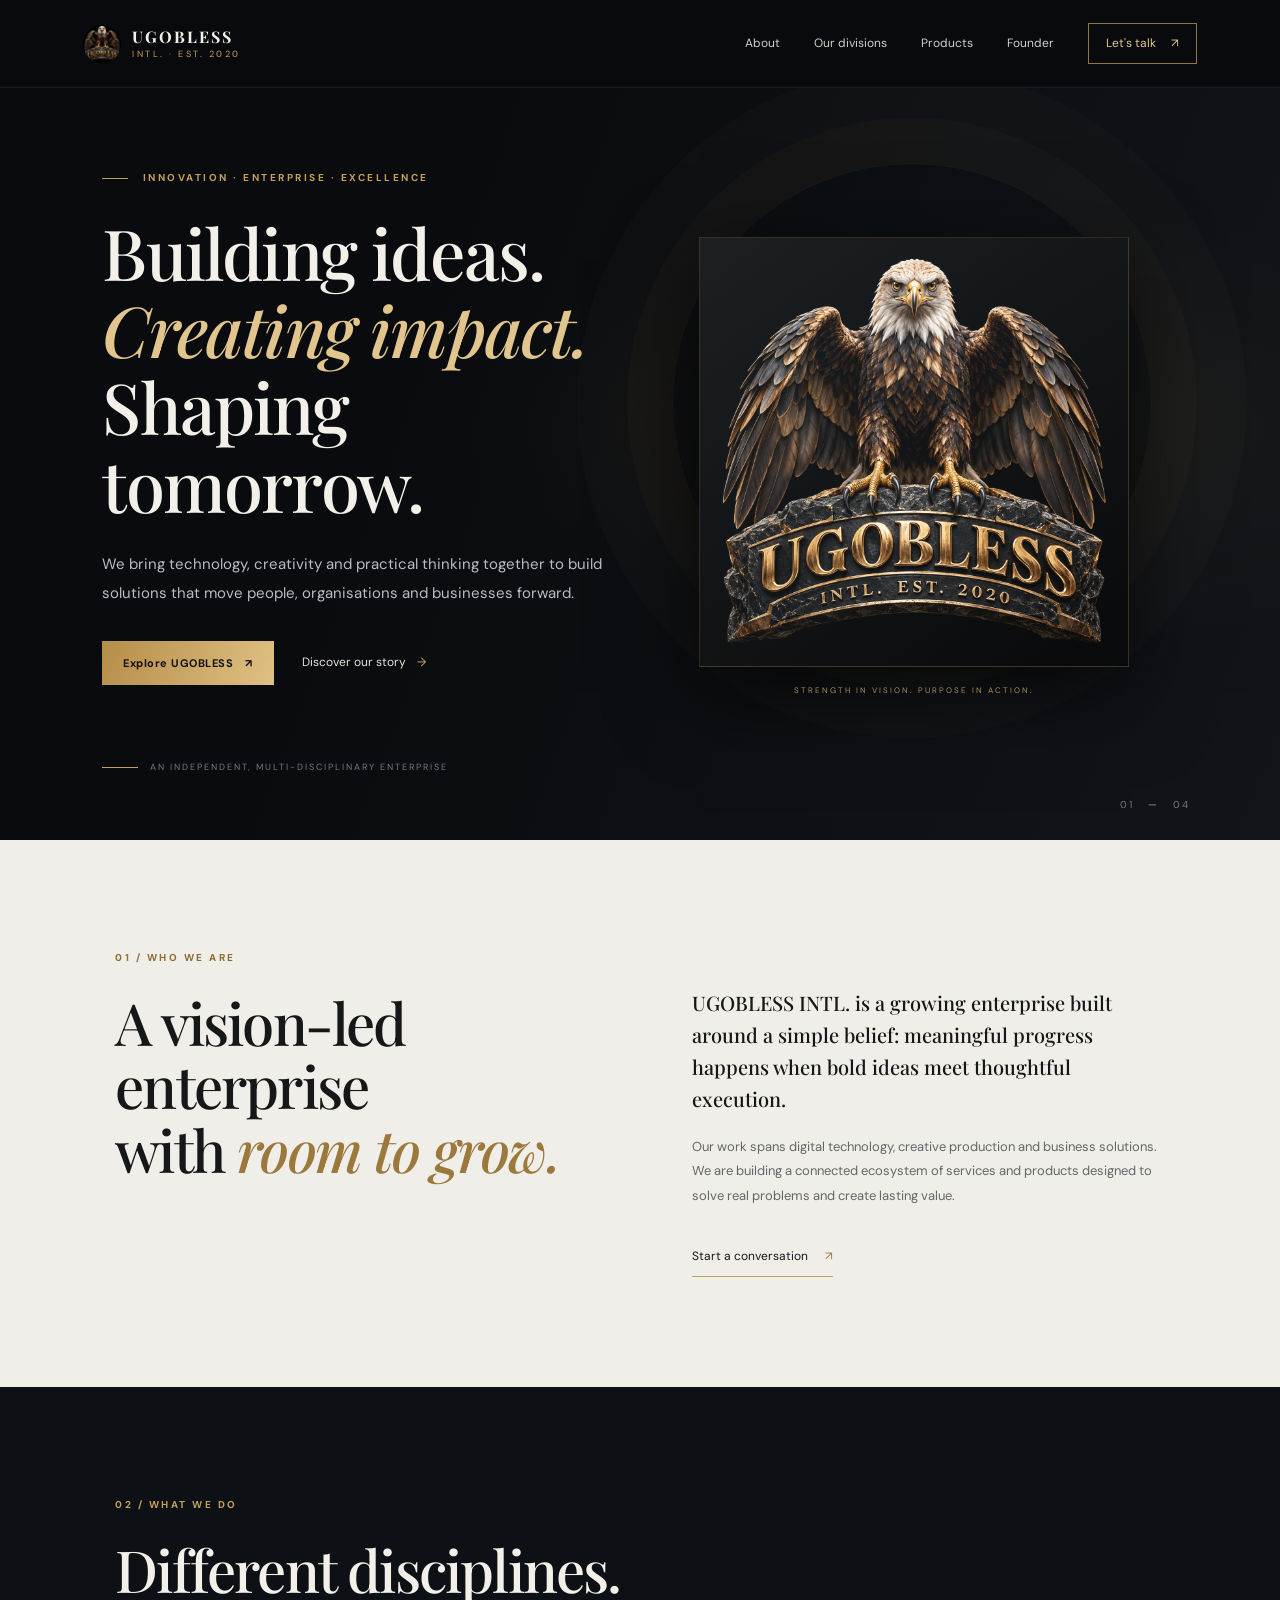
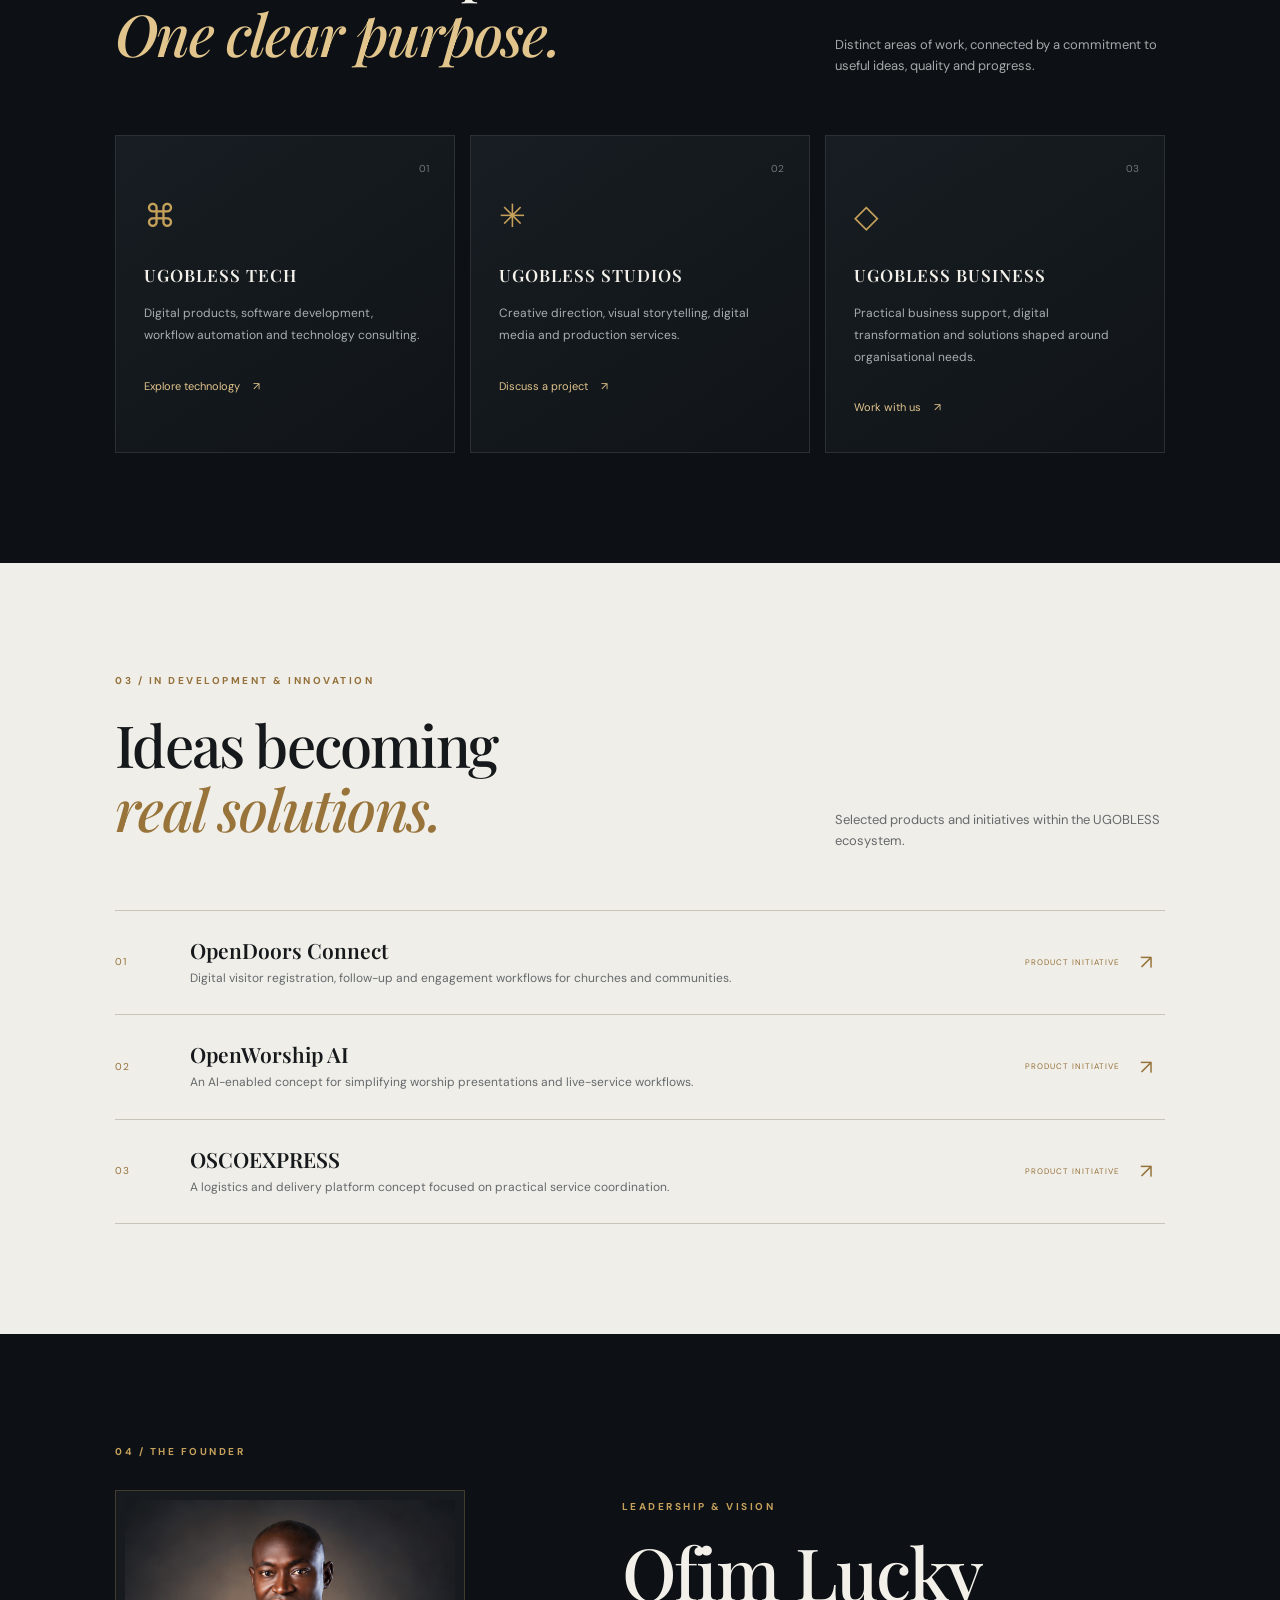
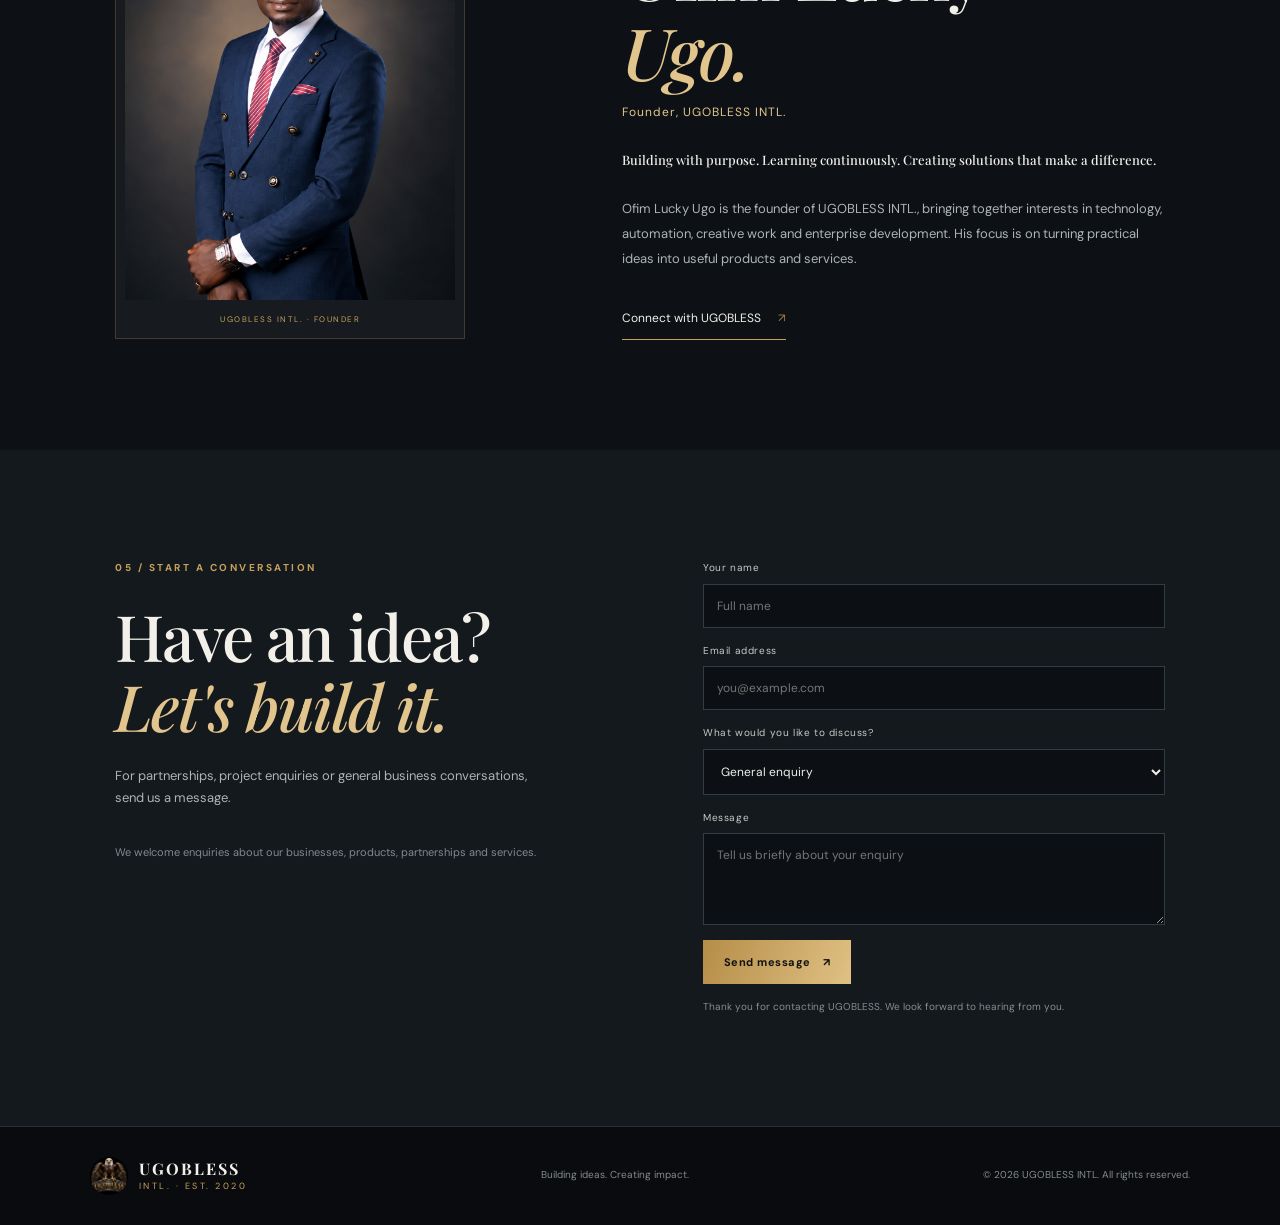
<file: index.html>
<!doctype html>
<html lang="en">
  <head>
    <!-- Structured data: UGOBLESS organisation -->

    <script type="application/ld+json">
      {
        "@context": "https://schema.org",
        "@type": "Organization",
        "name": "UGOBLESS INTL.",
        "description": "UGOBLESS INTL. brings together software development, workflow automation, creative production and practical business solutions.",
        "knowsAbout": [
          "Software development",
          "Artificial intelligence",
          "Workflow automation",
          "Digital technology",
          "Creative production",
          "Business solutions"
        ]
      }
    </script>

    <!-- Your existing SEO metadata follows here -->

    <meta charset="utf-8" />
    <meta name="viewport" content="width=device-width, initial-scale=1" />
    <meta name="theme-color" content="#090b0e" />
    <meta
      name="description"
      content="UGOBLESS INTL. brings together software development, workflow automation, creative production and practical business solutions."
    />

    <title>UGOBLESS INTL. | Technology, Automation & Creative Solutions</title>

    <!-- Open Graph: social media sharing -->
    <meta property="og:type" content="website" />
    <meta property="og:site_name" content="UGOBLESS INTL." />
    <meta
      property="og:title"
      content="UGOBLESS INTL. | Technology, Automation & Creative Solutions"
    />
    <meta
      property="og:description"
      content="Discover UGOBLESS INTL., bringing together technology, automation, creative production and business solutions."
    />

    <!-- Twitter / X sharing -->
    <meta name="twitter:card" content="summary" />
    <meta
      name="twitter:title"
      content="UGOBLESS INTL. | Building Ideas. Creating Impact."
    />
    <meta
      name="twitter:description"
      content="Technology, automation, creative production and practical business solutions."
    />

    <!-- Website favicon -->
    <link rel="icon" type="image/png" href="assets/ugobless-eagle-emblem.png" />

    <!-- Existing Google Fonts links continue below -->

    <link rel="preconnect" href="https://fonts.googleapis.com" />
    <link rel="preconnect" href="https://fonts.gstatic.com" crossorigin />
    <link
      href="https://fonts.googleapis.com/css2?family=DM+Sans:wght@400;500;600;700&family=Playfair+Display:wght@500;600;700&display=swap"
      rel="stylesheet"
    />
    <link rel="stylesheet" href="styles.css" />
  </head>
  <body>
    <header class="site-header">
      <a class="brand" href="#home" aria-label="UGOBLESS home"
        ><img
          src="assets/ugobless-eagle-emblem.png"
          alt="UGOBLESS eagle emblem"
        /><span
          ><strong>UGOBLESS</strong><small>INTL. · EST. 2020</small></span
        ></a
      >
      <button
        class="menu-toggle"
        aria-label="Open navigation"
        aria-expanded="false"
      >
        ☰
      </button>
      <nav class="nav">
        <a href="#about">About</a><a href="#divisions">Our divisions</a
        ><a href="#products">Products</a><a href="#founder">Founder</a
        ><a class="nav-cta" href="#contact">Let's talk <span>↗</span></a>
      </nav>
    </header>
    <main>
      <section class="hero" id="home">
        <div class="hero-glow"></div>
        <div class="hero-copy">
          <p class="eyebrow">
            <span></span> INNOVATION · ENTERPRISE · EXCELLENCE
          </p>
          <h1>
            Building ideas.<br /><em>Creating impact.</em><br />Shaping
            tomorrow.
          </h1>
          <p class="hero-lede">
            We bring technology, creativity and practical thinking together to
            build solutions that move people, organisations and businesses
            forward.
          </p>
          <div class="hero-actions">
            <a class="button button-gold" href="#divisions"
              >Explore UGOBLESS <span>↗</span></a
            ><a class="text-link" href="#about"
              >Discover our story <span>→</span></a
            >
          </div>
          <div class="hero-note">
            <span class="note-line"></span
            ><span>AN INDEPENDENT, MULTI-DISCIPLINARY ENTERPRISE</span>
          </div>
        </div>
        <div class="hero-art">
          <div class="art-frame">
            <img
              src="assets/ugobless-eagle-emblem.png"
              alt="UGOBLESS eagle emblem with gold lettering"
            />
          </div>
          <div class="art-caption">STRENGTH IN VISION. PURPOSE IN ACTION.</div>
        </div>
        <div class="hero-index">01 <span>—</span> 04</div>
      </section>
      <section class="intro section" id="about">
        <div class="section-kicker">01 / WHO WE ARE</div>
        <div class="intro-grid">
          <h2>A vision-led enterprise<br />with <em>room to grow.</em></h2>
          <div>
            <p class="large-copy">
              UGOBLESS INTL. is a growing enterprise built around a simple
              belief: meaningful progress happens when bold ideas meet
              thoughtful execution.
            </p>
            <p>
              Our work spans digital technology, creative production and
              business solutions. We are building a connected ecosystem of
              services and products designed to solve real problems and create
              lasting value.
            </p>
            <a class="underlined-link" href="#contact"
              >Start a conversation <span>↗</span></a
            >
          </div>
        </div>
      </section>
      <section class="divisions section" id="divisions">
        <div class="section-heading">
          <div>
            <div class="section-kicker">02 / WHAT WE DO</div>
            <h2>Different disciplines.<br /><em>One clear purpose.</em></h2>
          </div>
          <p>
            Distinct areas of work, connected by a commitment to useful ideas,
            quality and progress.
          </p>
        </div>
        <div class="division-grid">
          <article class="division-card">
            <span class="card-number">01</span>
            <div class="line-icon">⌘</div>
            <h3>UGOBLESS TECH</h3>
            <p>
              Digital products, software development, workflow automation and
              technology consulting.
            </p>
            <a href="#products">Explore technology <span>↗</span></a>
          </article>
          <article class="division-card">
            <span class="card-number">02</span>
            <div class="line-icon">✳</div>
            <h3>UGOBLESS STUDIOS</h3>
            <p>
              Creative direction, visual storytelling, digital media and
              production services.
            </p>
            <a href="#contact">Discuss a project <span>↗</span></a>
          </article>
          <article class="division-card">
            <span class="card-number">03</span>
            <div class="line-icon">◇</div>
            <h3>UGOBLESS BUSINESS</h3>
            <p>
              Practical business support, digital transformation and solutions
              shaped around organisational needs.
            </p>
            <a href="#contact">Work with us <span>↗</span></a>
          </article>
        </div>
      </section>
      <section class="products section" id="products">
        <div class="section-kicker">03 / IN DEVELOPMENT & INNOVATION</div>
        <div class="section-heading">
          <h2>Ideas becoming<br /><em>real solutions.</em></h2>
          <p>
            Selected products and initiatives within the UGOBLESS ecosystem.
          </p>
        </div>
        <div class="product-list">
          <article class="product-row">
            <span class="product-no">01</span>
            <div>
              <h3>OpenDoors Connect</h3>
              <p>
                Digital visitor registration, follow-up and engagement workflows
                for churches and communities.
              </p>
            </div>
            <span class="status">PRODUCT INITIATIVE</span
            ><span class="arrow">↗</span>
          </article>
          <article class="product-row">
            <span class="product-no">02</span>
            <div>
              <h3>OpenWorship AI</h3>
              <p>
                An AI-enabled concept for simplifying worship presentations and
                live-service workflows.
              </p>
            </div>
            <span class="status">PRODUCT INITIATIVE</span
            ><span class="arrow">↗</span>
          </article>
          <article class="product-row">
            <span class="product-no">03</span>
            <div>
              <h3>OSCOEXPRESS</h3>
              <p>
                A logistics and delivery platform concept focused on practical
                service coordination.
              </p>
            </div>
            <span class="status">PRODUCT INITIATIVE</span
            ><span class="arrow">↗</span>
          </article>
        </div>
      </section>
      <section class="founder section" id="founder">
        <div class="section-kicker">04 / THE FOUNDER</div>
        <div class="founder-grid">
          <div class="founder-photo">
            <img
              src="assets/founder.jpg"
              alt="Portrait of Ofim Lucky Ugo, Founder of UGOBLESS INTL."
            /><span class="photo-caption">UGOBLESS INTL. · FOUNDER</span>
          </div>
          <div class="founder-copy">
            <p class="eyebrow">LEADERSHIP & VISION</p>
            <h2>Ofim Lucky<br /><em>Ugo.</em></h2>
            <p class="founder-role">Founder, UGOBLESS INTL.</p>
            <p class="large-copy">
              Building with purpose. Learning continuously. Creating solutions
              that make a difference.
            </p>
            <p>
              Ofim Lucky Ugo is the founder of UGOBLESS INTL., bringing together
              interests in technology, automation, creative work and enterprise
              development. His focus is on turning practical ideas into useful
              products and services.
            </p>
            <a class="underlined-link" href="#contact"
              >Connect with UGOBLESS <span>↗</span></a
            >
          </div>
        </div>
      </section>

      <section class="contact section" id="contact">
        <div class="contact-grid">
          <div>
            <div class="section-kicker">05 / START A CONVERSATION</div>

            <h2>Have an idea?<br /><em>Let's build it.</em></h2>

            <p>
              For partnerships, project enquiries or general business
              conversations, send us a message.
            </p>

            <p class="contact-note">
              We welcome enquiries about our businesses, products, partnerships
              and services.
            </p>
          </div>

          <form
            id="contact-form"
            action="https://formspree.io/f/xjyyonep"
            method="POST"
          >
            <input
              type="hidden"
              name="_subject"
              value="New Enquiry from UGOBLESS Website"
            />

            <label>
              Your name
              <input name="name" type="text" required placeholder="Full name" />
            </label>

            <label>
              Email address
              <input
                name="_replyto"
                type="email"
                required
                placeholder="you@example.com"
              />
            </label>

            <label>
              What would you like to discuss?
              <select name="topic">
                <option>General enquiry</option>
                <option>Technology / software</option>
                <option>Creative production</option>
                <option>Business partnership</option>
                <option>Other</option>
              </select>
            </label>

            <label>
              Message
              <textarea
                name="message"
                rows="4"
                required
                placeholder="Tell us briefly about your enquiry"
              ></textarea>
            </label>

            <button class="button button-gold" type="submit">
              Send message <span>↗</span>
            </button>

            <p class="form-note" id="form-note">
              Thank you for contacting UGOBLESS. We look forward to hearing from
              you.
            </p>
          </form>
        </div>
      </section>
    </main>
    <footer class="footer">
      <a class="brand footer-brand" href="#home"
        ><img src="assets/ugobless-eagle-emblem.png" alt="" /><span
          ><strong>UGOBLESS</strong><small>INTL. · EST. 2020</small></span
        ></a
      >
      <p>Building ideas. Creating impact.</p>
      <span class="copyright"
        >© <span id="year"></span> UGOBLESS INTL. All rights reserved.</span
      >
    </footer>
    <script src="script.js"></script>
  </body>
</html>
</file>
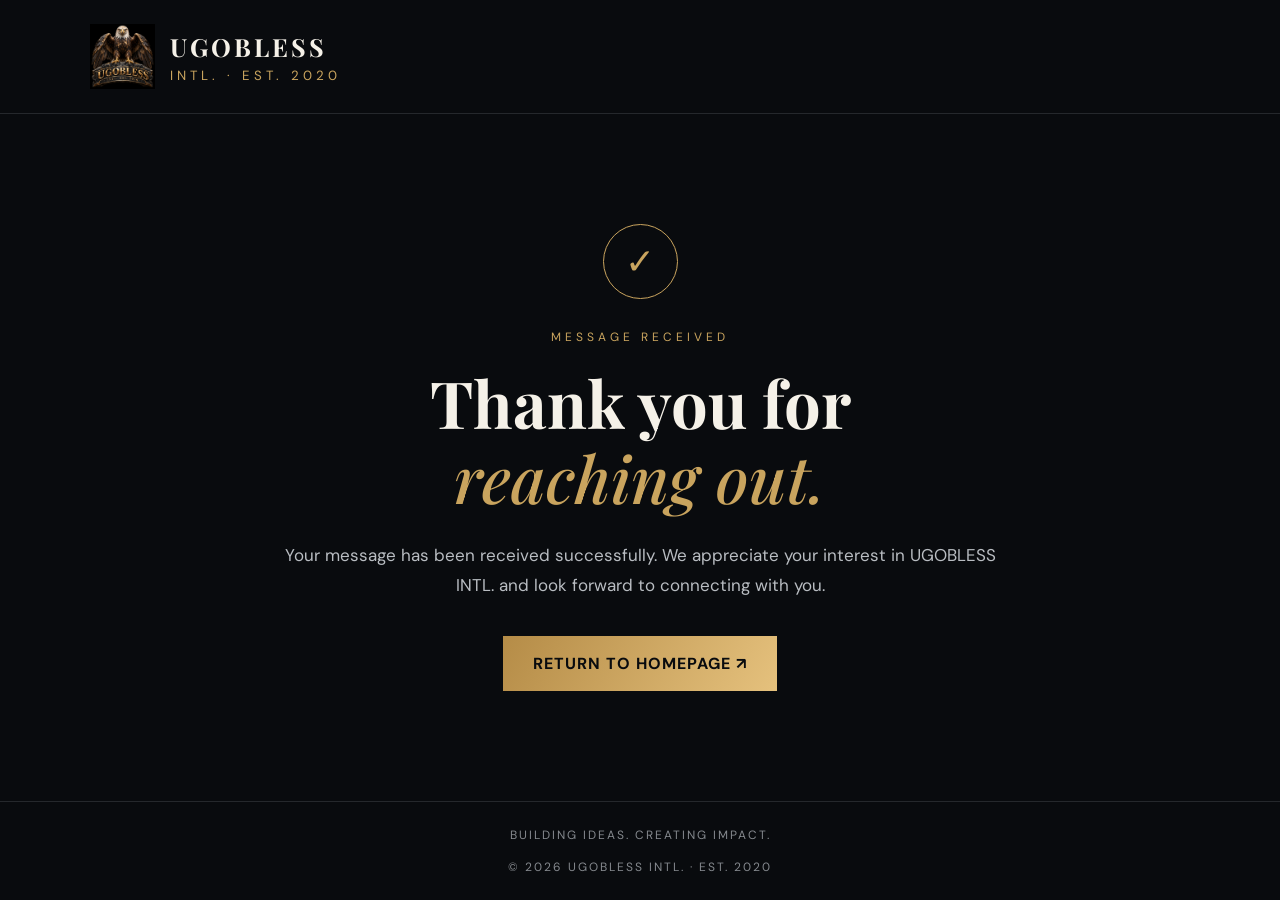
<file: thank-you.html>
<!doctype html>
<html lang="en">
  <head>
    <meta charset="UTF-8" />
    <meta name="viewport" content="width=device-width, initial-scale=1.0" />
    <meta name="theme-color" content="#090b0e" />

    <title>Thank You | UGOBLESS INTL.</title>

    <link rel="preconnect" href="https://fonts.googleapis.com" />
    <link rel="preconnect" href="https://fonts.gstatic.com" crossorigin />

    <link
      href="https://fonts.googleapis.com/css2?family=DM+Sans:wght@400;500;600;700&family=Playfair+Display:wght@500;600;700&display=swap"
      rel="stylesheet"
    />

    <style>
      * {
        box-sizing: border-box;
        margin: 0;
        padding: 0;
      }

      body {
        min-height: 100vh;
        background: #090b0e;
        color: #f5f1e8;
        font-family: "DM Sans", sans-serif;
        display: flex;
        flex-direction: column;
      }

      .header {
        padding: 24px 7%;
        border-bottom: 1px solid #25282c;
      }

      .brand {
        display: flex;
        align-items: center;
        gap: 15px;
        text-decoration: none;
        color: #f5f1e8;
      }

      .brand img {
        width: 65px;
        height: 65px;
        object-fit: contain;
      }

      .brand strong {
        display: block;
        font-family: "Playfair Display", serif;
        font-size: 25px;
        letter-spacing: 3px;
      }

      .brand small {
        display: block;
        color: #c9a45e;
        letter-spacing: 4px;
        margin-top: 4px;
      }

      .thank-you {
        flex: 1;
        display: flex;
        align-items: center;
        justify-content: center;
        text-align: center;
        padding: 60px 20px;
      }

      .content {
        max-width: 720px;
      }

      .success-icon {
        width: 75px;
        height: 75px;
        border: 1px solid #c9a45e;
        border-radius: 50%;
        display: flex;
        align-items: center;
        justify-content: center;
        color: #c9a45e;
        font-size: 36px;
        margin: 0 auto 30px;
      }

      .eyebrow {
        color: #c9a45e;
        font-size: 12px;
        letter-spacing: 4px;
        margin-bottom: 20px;
      }

      h1 {
        font-family: "Playfair Display", serif;
        font-size: clamp(38px, 7vw, 65px);
        line-height: 1.15;
        margin-bottom: 25px;
      }

      h1 em {
        color: #c9a45e;
        font-weight: 500;
      }

      .message {
        color: #b9bdc2;
        font-size: 17px;
        line-height: 1.8;
        margin-bottom: 35px;
      }

      .button {
        display: inline-block;
        background: linear-gradient(120deg, #b58c47, #e5c17d);
        color: #090b0e;
        padding: 17px 30px;
        text-decoration: none;
        font-weight: 700;
        letter-spacing: 1px;
        transition: opacity 0.3s ease;
      }

      .button:hover {
        opacity: 0.85;
      }

      .footer {
        text-align: center;
        padding: 25px 15px;
        border-top: 1px solid #25282c;
        color: #85898e;
        font-size: 12px;
        letter-spacing: 2px;
      }

      @media (max-width: 600px) {
        .header {
          padding: 18px 6%;
        }

        .brand img {
          width: 52px;
          height: 52px;
        }

        .brand strong {
          font-size: 21px;
        }

        .brand small {
          font-size: 10px;
        }

        .message {
          font-size: 15px;
        }
      }
    </style>
  </head>

  <body>
    <header class="header">
      <a class="brand" href="index.html">
        <img
          src="assets/ugobless-eagle-emblem.png"
          alt="UGOBLESS eagle emblem"
        />

        <span>
          <strong>UGOBLESS</strong>
          <small>INTL. · EST. 2020</small>
        </span>
      </a>
    </header>

    <main class="thank-you">
      <div class="content">
        <div class="success-icon">✓</div>

        <p class="eyebrow">MESSAGE RECEIVED</p>

        <h1>
          Thank you for<br />
          <em>reaching out.</em>
        </h1>

        <p class="message">
          Your message has been received successfully. We appreciate your
          interest in UGOBLESS INTL. and look forward to connecting with you.
        </p>

        <a href="index.html" class="button"> RETURN TO HOMEPAGE ↗ </a>
      </div>
    </main>

    <footer class="footer">
      BUILDING IDEAS. CREATING IMPACT.
      <br /><br />
      © 2026 UGOBLESS INTL. · EST. 2020
    </footer>
  </body>
</html>
</file>
<file: styles.css>
:root {
  --bg: #090b0e;
  --panel: #101419;
  --panel2: #141a20;
  --gold: #c6a15b;
  --gold2: #e2c58c;
  --text: #f2f0e9;
  --muted: #a5a8aa;
  --line: #2b3035;
  --serif: "Playfair Display", Georgia, serif;
  --sans: "DM Sans", Arial, sans-serif;
}
* {
  box-sizing: border-box;
}
html {
  scroll-behavior: smooth;
}
body {
  margin: 0;
  background: var(--bg);
  color: var(--text);
  font-family: var(--sans);
  line-height: 1.65;
}
a {
  color: inherit;
  text-decoration: none;
}
.site-header {
  height: 88px;
  padding: 0 6.5%;
  display: flex;
  align-items: center;
  justify-content: space-between;
  border-bottom: 1px solid #ffffff12;
  background: #090b0ef2;
  position: sticky;
  top: 0;
  z-index: 10;
  backdrop-filter: blur(16px);
}
.brand {
  display: flex;
  align-items: center;
  gap: 11px;
}
.brand img {
  width: 48px;
  height: 48px;
  object-fit: contain;
  border-radius: 50%;
}
.brand strong {
  display: block;
  font: 700 16px var(--serif);
  letter-spacing: 2px;
}
.brand small {
  display: block;
  color: var(--gold);
  font-size: 9px;
  letter-spacing: 2.5px;
}
.nav {
  display: flex;
  align-items: center;
  gap: 34px;
  font-size: 12px;
  color: #d1d0ca;
}
.nav a:hover,
.text-link:hover {
  color: var(--gold2);
}
.nav-cta {
  border: 1px solid #8e7448;
  padding: 10px 17px;
  color: var(--gold2);
}
.nav-cta span,
.button span {
  margin-left: 12px;
}
.menu-toggle {
  display: none;
  background: none;
  border: 0;
  color: white;
  font-size: 24px;
}
.hero {
  min-height: 690px;
  padding: 92px 8% 75px;
  display: grid;
  grid-template-columns: 1.02fr 0.98fr;
  align-items: center;
  position: relative;
  overflow: hidden;
  background:
    radial-gradient(ellipse at 78% 45%, #6c54241c, transparent 38%),
    linear-gradient(110deg, #090b0e 30%, #11151a 100%);
}
.hero-glow {
  position: absolute;
  width: 480px;
  height: 480px;
  border-radius: 50%;
  border: 1px solid #c6a15b14;
  right: 10%;
  top: 10%;
  box-shadow:
    0 0 0 45px #c6a15b08,
    0 0 0 95px #c6a15b05;
}
.hero-copy {
  position: relative;
  z-index: 1;
  max-width: 620px;
}
.eyebrow,
.section-kicker {
  font-size: 10px;
  letter-spacing: 2.5px;
  color: var(--gold);
  font-weight: 700;
}
.eyebrow span {
  display: inline-block;
  width: 26px;
  height: 1px;
  background: var(--gold);
  vertical-align: middle;
  margin-right: 10px;
}
.hero h1,
.section h2 {
  font: 500 clamp(42px, 5.5vw, 72px)/1.1 var(--serif);
  letter-spacing: -1.8px;
  margin: 27px 0;
}
.hero h1 em,
.section h2 em {
  color: var(--gold2);
  font-weight: 500;
}
.hero-lede {
  max-width: 510px;
  color: #b8bdc1;
  font-size: 15px;
  line-height: 1.9;
}
.hero-actions {
  display: flex;
  align-items: center;
  gap: 28px;
  margin-top: 34px;
}
.button {
  display: inline-flex;
  align-items: center;
  justify-content: center;
  border: 0;
  padding: 15px 21px;
  font: 700 11px var(--sans);
  letter-spacing: 0.5px;
  cursor: pointer;
}
.button-gold {
  background: linear-gradient(110deg, #b58d48, #e0c184);
  color: #111;
}
.button-gold:hover {
  filter: brightness(1.1);
}
.text-link,
.underlined-link {
  font-size: 12px;
  color: #e6e1d6;
}
.text-link span {
  color: var(--gold);
  margin-left: 8px;
}
.hero-note {
  display: flex;
  align-items: center;
  gap: 12px;
  margin-top: 75px;
  color: #747b80;
  font-size: 9px;
  letter-spacing: 2px;
}
.note-line {
  width: 36px;
  height: 1px;
  background: var(--gold);
}
.hero-art {
  position: relative;
  z-index: 1;
  max-width: 540px;
  margin: auto;
}
.art-frame {
  padding: 15px;
  border: 1px solid #b995563b;
  background: linear-gradient(145deg, #1c2023, #08090a);
  box-shadow: 0 25px 80px #000b;
}
.art-frame img {
  width: 100%;
  display: block;
  mix-blend-mode: screen;
}
.art-caption {
  text-align: center;
  color: #a58b5c;
  font-size: 9px;
  letter-spacing: 3px;
  margin-top: 17px;
}
.hero-index {
  position: absolute;
  bottom: 27px;
  right: 7%;
  font-size: 10px;
  letter-spacing: 2px;
  color: #777;
}
.hero-index span {
  color: var(--gold);
  padding: 0 9px;
}
.section {
  padding: 110px 9%;
}
.intro {
  background: #f0eee8;
  color: #151719;
}
.intro .section-kicker {
  color: #8e6b31;
}
.intro-grid {
  display: grid;
  grid-template-columns: 1fr 1fr;
  gap: 10%;
  align-items: start;
}
.section h2 {
  font-size: clamp(37px, 4.6vw, 58px);
  margin: 24px 0;
}
.intro h2 em {
  color: #9c783d;
}
.large-copy {
  font: 500 20px/1.6 var(--serif);
}
.intro-grid p:not(.large-copy) {
  color: #62676a;
  font-size: 13px;
  line-height: 1.9;
}
.underlined-link {
  display: inline-block;
  color: inherit;
  border-bottom: 1px solid var(--gold);
  padding: 10px 0;
  margin-top: 15px;
}
.underlined-link span {
  color: #a37d3e;
  margin-left: 14px;
}
.divisions {
  background: #0d1115;
}
.section-heading {
  display: flex;
  justify-content: space-between;
  align-items: end;
  gap: 30px;
  margin-bottom: 45px;
}
.section-heading p {
  max-width: 330px;
  color: var(--muted);
  font-size: 13px;
}
.division-grid {
  display: grid;
  grid-template-columns: repeat(3, 1fr);
  gap: 15px;
}
.division-card {
  position: relative;
  min-height: 310px;
  padding: 32px 28px;
  background: linear-gradient(145deg, #171d22, #101418);
  border: 1px solid var(--line);
}
.card-number {
  position: absolute;
  right: 25px;
  top: 25px;
  color: #71777b;
  font-size: 10px;
}
.line-icon {
  font-size: 32px;
  color: var(--gold);
  margin: 22px 0;
}
.division-card h3 {
  font: 600 17px var(--serif);
  letter-spacing: 1px;
}
.division-card p,
.product-row p {
  font-size: 12px;
  color: #a9afb2;
  line-height: 1.8;
}
.division-card a {
  display: inline-block;
  margin-top: 18px;
  font-size: 11px;
  color: var(--gold2);
}
.division-card a span {
  margin-left: 10px;
}
.products {
  background: #f0eee8;
  color: #16191b;
}
.products .section-kicker {
  color: #94703a;
}
.products .section-heading p {
  color: #65696b;
}
.products h2 em {
  color: #98743b;
}
.product-list {
  border-top: 1px solid #c9c4b9;
}
.product-row {
  display: grid;
  grid-template-columns: 55px 1fr 150px 25px;
  align-items: center;
  gap: 20px;
  padding: 25px 0;
  border-bottom: 1px solid #c9c4b9;
}
.product-no,
.status {
  font-size: 10px;
  letter-spacing: 1px;
  color: #94703a;
}
.product-row h3 {
  font: 600 21px var(--serif);
  margin: 0;
}
.product-row p {
  color: #64696b;
  margin: 4px 0 0;
}
.status {
  font-size: 8px;
  text-align: right;
}
.arrow {
  color: #98743b;
  font-size: 20px;
}
.founder {
  background: #0d1115;
}
.founder-grid {
  display: grid;
  grid-template-columns: 0.85fr 1.15fr;
  gap: 10%;
  align-items: center;
  margin-top: 28px;
}
.founder-photo {
  position: relative;
  border: 1px solid #b9955644;
  padding: 12px;
  background: #171b1f;
  max-width: 440px;
}
.founder-photo img {
  display: block;
  width: 100%;
  height: auto;
  filter: saturate(0.9);
}
.photo-caption {
  display: block;
  text-align: center;
  font-size: 8px;
  letter-spacing: 2px;
  color: var(--gold);
  padding: 13px 0 3px;
}
.founder-copy h2 {
  font-size: clamp(48px, 6vw, 72px);
  margin: 17px 0 5px;
}
.founder-role {
  color: var(--gold2);
  font-size: 12px;
  letter-spacing: 1px;
}
.founder-copy > p:not(.eyebrow):not(.founder-role) {
  color: #adb3b6;
  font-size: 13px;
  line-height: 1.9;
}
.founder-copy .large-copy {
  font: 500 22px/1.55 var(--serif);
  color: #f0eee8 !important;
  margin: 25px 0;
}
.contact {
  background: #14191e;
}
.contact-grid {
  display: grid;
  grid-template-columns: 1fr 1fr;
  gap: 12%;
}
.contact h2 {
  font-size: clamp(43px, 5vw, 65px);
}
.contact h2 em {
  color: var(--gold2);
}
.contact-grid > div > p {
  color: #adb3b6;
  font-size: 13px;
  max-width: 430px;
}
.contact-note {
  font-size: 11px !important;
  color: #81898e !important;
  margin-top: 35px;
}
form {
  display: grid;
  gap: 15px;
}
label {
  display: grid;
  gap: 7px;
  color: #c8c9c6;
  font-size: 10px;
  letter-spacing: 0.6px;
}
input,
select,
textarea {
  width: 100%;
  background: #0c1014;
  border: 1px solid #343c42;
  padding: 13px;
  color: #f0eee8;
  font: 12px var(--sans);
  outline: none;
}
input:focus,
select:focus,
textarea:focus {
  border-color: var(--gold);
}
textarea {
  resize: vertical;
}
form .button {
  justify-self: start;
}
.form-note {
  font-size: 10px;
  color: #858d91;
  margin: 0;
}
.footer {
  padding: 30px 7%;
  display: flex;
  align-items: center;
  justify-content: space-between;
  border-top: 1px solid var(--line);
  gap: 20px;
}
.footer-brand img {
  width: 38px;
  height: 38px;
}
.footer p,
.copyright {
  font-size: 10px;
  color: #858b8f;
}
.copyright {
  text-align: right;
}
@media (max-width: 800px) {
  .site-header {
    height: 72px;
    padding: 0 5%;
  }
  .menu-toggle {
    display: block;
  }
  .nav {
    display: none;
    position: absolute;
    top: 71px;
    left: 0;
    right: 0;
    background: #101419;
    padding: 20px 6%;
    flex-direction: column;
    align-items: stretch;
    gap: 18px;
    border-bottom: 1px solid var(--line);
  }
  .nav.open {
    display: flex;
  }
  .nav-cta {
    text-align: center;
  }
  .hero {
    grid-template-columns: 1fr;
    padding: 70px 7% 65px;
    gap: 38px;
  }
  .hero h1 {
    font-size: 50px;
  }
  .hero-art {
    max-width: 420px;
  }
  .hero-note {
    margin-top: 45px;
  }
  .section {
    padding: 75px 7%;
  }
  .intro-grid,
  .founder-grid,
  .contact-grid {
    grid-template-columns: 1fr;
    gap: 35px;
  }
  .section-heading {
    display: block;
  }
  .section-heading p {
    margin-top: 15px;
  }
  .division-grid {
    grid-template-columns: 1fr;
  }
  .division-card {
    min-height: 260px;
  }
  .product-row {
    grid-template-columns: 30px 1fr 20px;
    gap: 12px;
  }
  .status {
    display: none;
  }
  .founder-photo {
    max-width: 400px;
  }
  .footer {
    flex-wrap: wrap;
  }
  .footer p {
    order: 3;
    width: 100%;
    margin: 0;
  }
  .copyright {
    margin-left: auto;
  }
}
@media (max-width: 440px) {
  .hero h1 {
    font-size: 42px;
  }
  .hero-actions {
    align-items: flex-start;
    flex-direction: column;
    gap: 18px;
  }
  .brand strong {
    font-size: 14px;
  }
  .hero-index {
    display: none;
  }
  .section h2 {
    font-size: 39px;
  }
  .product-row h3 {
    font-size: 17px;
  }
  .footer {
    padding: 25px 6%;
  }
}

/* UGOBLESS refinement pass: balanced desktop and mobile sizing */
.brand img {
  width: 38px;
  height: 38px;
}
.hero {
  min-height: 610px;
  padding-top: 72px;
  padding-bottom: 65px;
}
.hero-art {
  max-width: 430px;
}
.art-frame {
  padding: 10px;
}
.art-caption {
  font-size: 8px;
  letter-spacing: 2px;
}
.founder-photo {
  max-width: 350px;
  padding: 9px;
}
.founder-photo img {
  width: 100%;
  height: auto;
  object-fit: contain;
}
.photo-caption {
  font-size: 8px;
  letter-spacing: 1.5px;
}

@media (max-width: 800px) {
  .site-header {
    height: 66px;
    padding: 0 5%;
  }
  .brand {
    gap: 8px;
  }
  .brand img {
    width: 32px;
    height: 32px;
  }
  .brand strong {
    font-size: 13px;
    letter-spacing: 1.5px;
  }
  .brand small {
    font-size: 8px;
    letter-spacing: 1.8px;
  }
  .nav {
    top: 65px;
  }
  .hero {
    min-height: auto;
    grid-template-columns: minmax(0, 1fr);
    padding: 54px 6% 52px;
    gap: 28px;
  }
  .hero h1 {
    font-size: clamp(35px, 8vw, 46px);
    line-height: 1.12;
    letter-spacing: -1px;
    margin: 18px 0;
  }
  .hero-lede {
    font-size: 13px;
    line-height: 1.75;
  }
  .hero-actions {
    margin-top: 24px;
  }
  .hero-note {
    margin-top: 30px;
    font-size: 8px;
    letter-spacing: 1.4px;
  }
  .hero-art {
    width: min(100%, 300px);
  }
  .art-frame {
    padding: 7px;
  }
  .art-caption {
    margin-top: 10px;
    font-size: 7px;
    letter-spacing: 1.5px;
  }
  .section {
    padding: 58px 6%;
  }
  .section h2 {
    font-size: clamp(31px, 7vw, 40px);
    line-height: 1.14;
    margin: 17px 0;
  }
  .large-copy {
    font-size: 17px;
  }
  .division-card {
    min-height: 0;
    padding: 25px 22px;
  }
  .division-card p,
  .product-row p,
  .founder-copy > p:not(.eyebrow):not(.founder-role),
  .contact-grid > div > p {
    font-size: 12px;
  }
  .founder-grid {
    gap: 27px;
  }
  .founder-photo {
    width: min(100%, 270px);
    max-width: 270px;
    margin: 0 auto;
  }
  .founder-copy h2 {
    font-size: clamp(39px, 9vw, 52px);
  }
  .founder-copy .large-copy {
    font-size: 19px;
  }
  .contact h2 {
    font-size: clamp(36px, 8vw, 48px);
  }
  .footer-brand img {
    width: 30px;
    height: 30px;
  }
}

@media (max-width: 440px) {
  .hero {
    padding: 44px 5% 42px;
    gap: 24px;
  }
  .hero h1 {
    font-size: 36px;
  }
  .hero-lede {
    font-size: 12px;
  }
  .button {
    padding: 12px 16px;
    font-size: 10px;
  }
  .section {
    padding: 48px 5%;
  }
  .section h2 {
    font-size: 33px;
  }
  .intro-grid {
    gap: 20px;
  }
  .product-row {
    padding: 19px 0;
  }
  .founder-photo {
    width: min(100%, 245px);
    max-width: 245px;
  }
  .photo-caption {
    padding: 9px 0 2px;
    font-size: 7px;
  }
  .contact-grid {
    gap: 24px;
  }
  input,
  select,
  textarea {
    padding: 11px;
    font-size: 12px;
  }
  .footer {
    padding: 22px 5%;
  }
}
</file>
